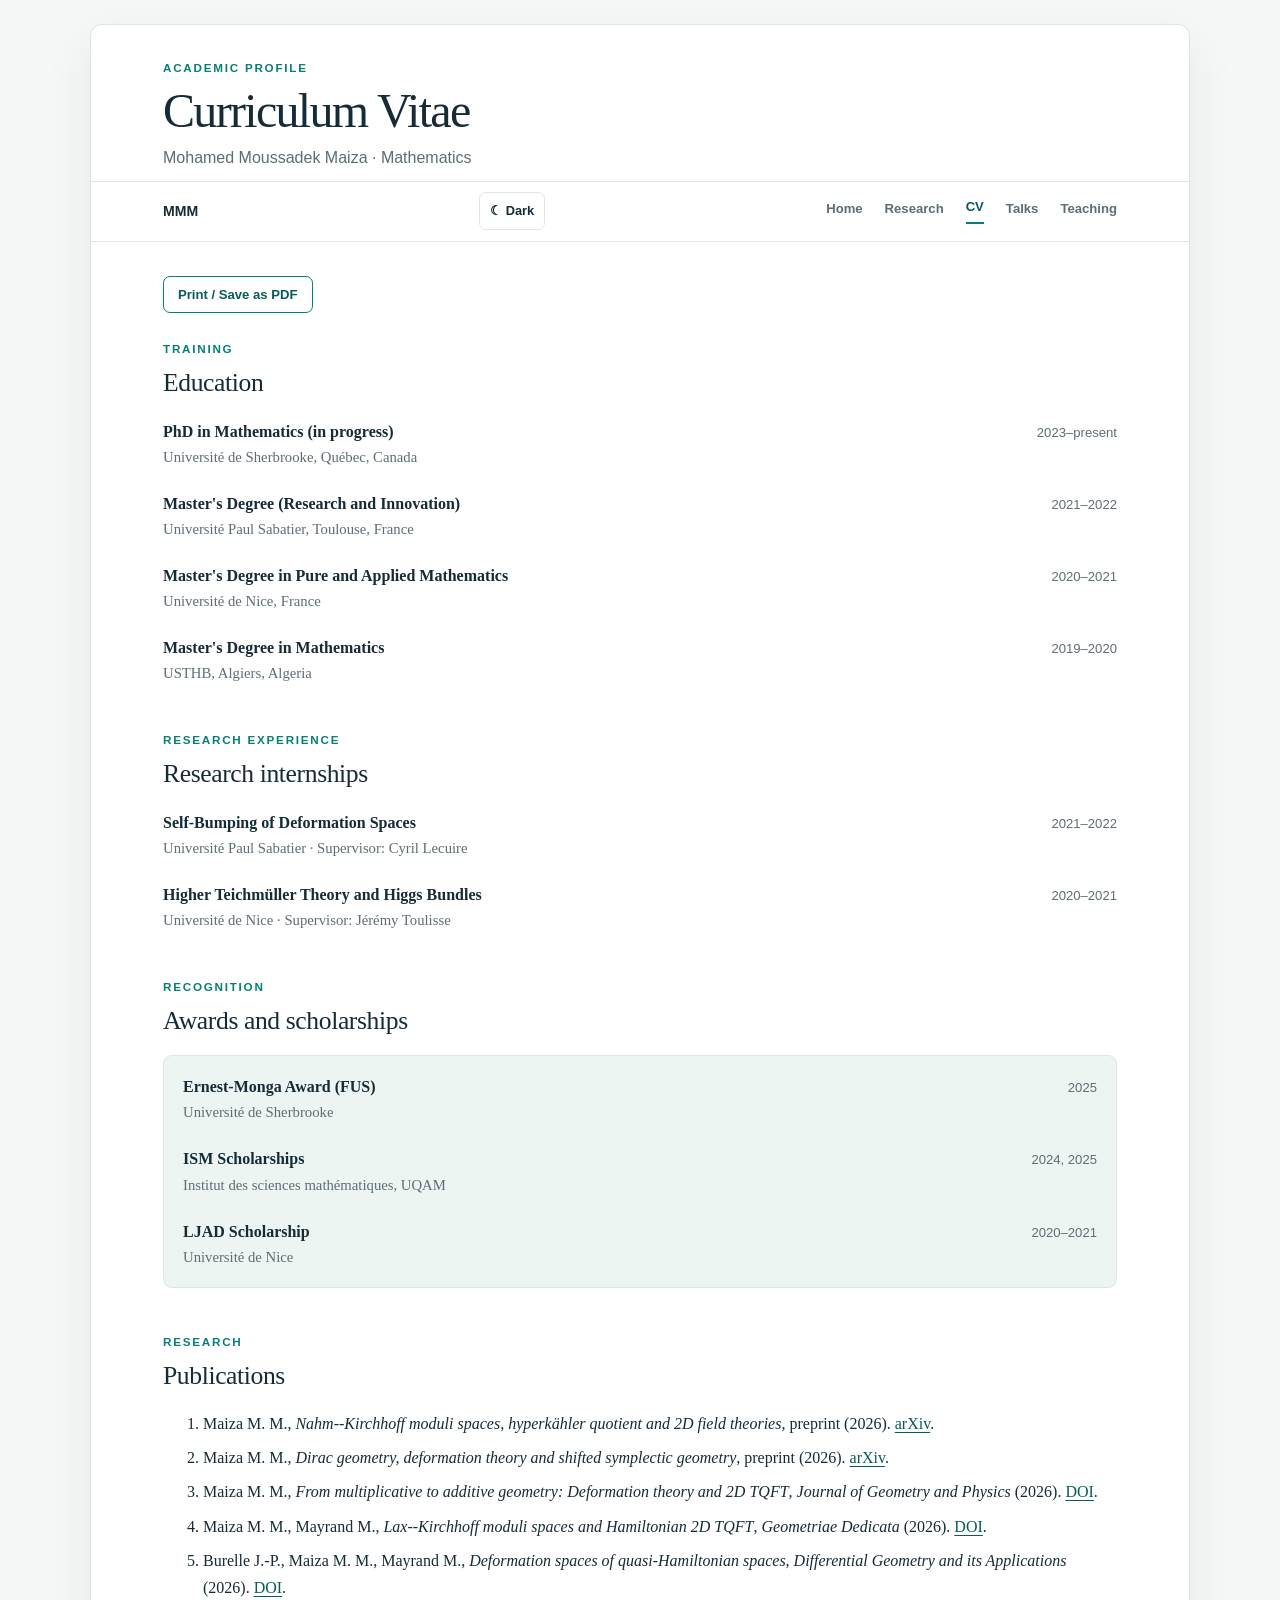
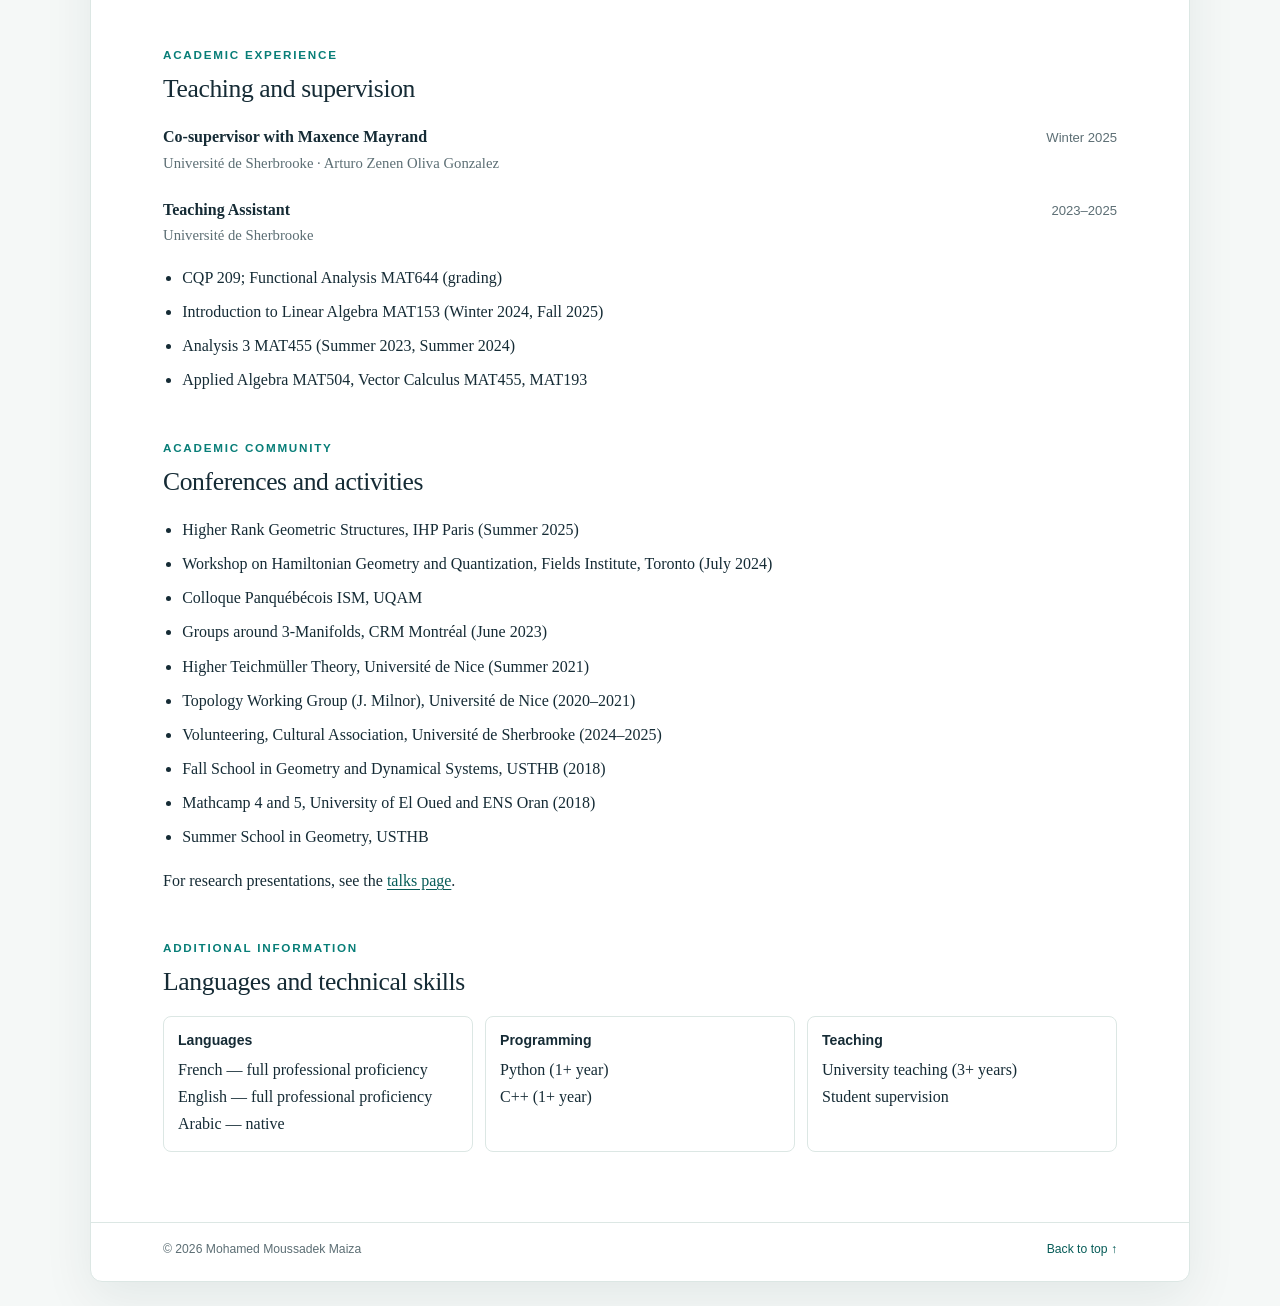
<file: Cv.html>
<!DOCTYPE html>
<html lang="en">
<head>
    <meta charset="UTF-8">
    <meta name="viewport" content="width=device-width, initial-scale=1.0">
    <meta name="theme-color" content="#f5f8f7">
    <title>Curriculum Vitae | Mohamed Moussadek Maiza</title>
    <meta name="description" content="Academic curriculum vitae of Mohamed Moussadek Maiza, doctoral researcher in mathematics at the Université de Sherbrooke.">
    <link rel="canonical" href="https://moussadekmohamedmaiza.github.io/Cv.html">
    <link rel="icon" type="image/svg+xml" href="favicon.svg">
    <link rel="stylesheet" href="site.css">
    <script src="site.js" defer></script>
</head>
<body id="top">
<a class="skip-link" href="#main-content">Skip to content</a>
<div class="site-shell">
    <header class="site-header">
        <p class="eyebrow">Academic profile</p>
        <h1>Curriculum Vitae</h1>
        <p class="subtitle">Mohamed Moussadek Maiza · Mathematics</p>
    </header>
    <div class="topbar">
        <a class="brand" href="index.html" aria-label="Mohamed Moussadek Maiza, home">MMM</a>
        <div class="topbar-tools">
            <button class="menu-button" type="button" data-menu-toggle aria-expanded="false" aria-controls="main-nav">Menu</button>
            <button class="icon-button" type="button" data-theme-toggle aria-label="Switch to dark theme" aria-pressed="false">☾ Dark</button>
        </div>
        <nav class="nav-panel" id="main-nav" data-menu aria-label="Main navigation">
            <ul>
                <li><a href="index.html">Home</a></li><li><a href="Research.html">Research</a></li>
                <li><a href="Cv.html" aria-current="page">CV</a></li><li><a href="Talks.html">Talks</a></li><li><a href="Teaching.html">Teaching</a></li>
            </ul>
        </nav>
    </div>
    <main id="main-content">
        <div class="actions cv-actions"><button class="button secondary" type="button" data-print>Print / Save as PDF</button></div>
        <section>
            <p class="section-kicker">Training</p><h2>Education</h2>
            <div class="item"><div class="item-header"><div class="item-title">PhD in Mathematics (in progress)</div><div class="item-date">2023–present</div></div><div class="item-subtitle">Université de Sherbrooke, Québec, Canada</div></div>
            <div class="item"><div class="item-header"><div class="item-title">Master's Degree (Research and Innovation)</div><div class="item-date">2021–2022</div></div><div class="item-subtitle">Université Paul Sabatier, Toulouse, France</div></div>
            <div class="item"><div class="item-header"><div class="item-title">Master's Degree in Pure and Applied Mathematics</div><div class="item-date">2020–2021</div></div><div class="item-subtitle">Université de Nice, France</div></div>
            <div class="item"><div class="item-header"><div class="item-title">Master's Degree in Mathematics</div><div class="item-date">2019–2020</div></div><div class="item-subtitle">USTHB, Algiers, Algeria</div></div>
        </section>
        <section>
            <p class="section-kicker">Research experience</p><h2>Research internships</h2>
            <div class="item"><div class="item-header"><div class="item-title">Self-Bumping of Deformation Spaces</div><div class="item-date">2021–2022</div></div><div class="item-subtitle">Université Paul Sabatier · Supervisor: Cyril Lecuire</div></div>
            <div class="item"><div class="item-header"><div class="item-title">Higher Teichmüller Theory and Higgs Bundles</div><div class="item-date">2020–2021</div></div><div class="item-subtitle">Université de Nice · Supervisor: Jérémy Toulisse</div></div>
        </section>
        <section>
            <p class="section-kicker">Recognition</p><h2>Awards and scholarships</h2>
            <div class="highlight-box">
                <div class="item"><div class="item-header"><div class="item-title">Ernest-Monga Award (FUS)</div><div class="item-date">2025</div></div><div class="item-subtitle">Université de Sherbrooke</div></div>
                <div class="item"><div class="item-header"><div class="item-title">ISM Scholarships</div><div class="item-date">2024, 2025</div></div><div class="item-subtitle">Institut des sciences mathématiques, UQAM</div></div>
                <div class="item"><div class="item-header"><div class="item-title">LJAD Scholarship</div><div class="item-date">2020–2021</div></div><div class="item-subtitle">Université de Nice</div></div>
            </div>
        </section>
        <section>
            <p class="section-kicker">Research</p><h2>Publications</h2>
            <ol>
                <li>Maiza M. M., <i>Nahm--Kirchhoff moduli spaces, hyperkähler quotient and 2D field theories</i>, preprint (2026). <a href="https://arxiv.org/abs/2610.03384">arXiv</a>.</li>
                <li>Maiza M. M., <i>Dirac geometry, deformation theory and shifted symplectic geometry</i>, preprint (2026). <a href="https://arxiv.org/abs/2607.23826">arXiv</a>.</li>
                <li>Maiza M. M., <i>From multiplicative to additive geometry: Deformation theory and 2D TQFT</i>, <i>Journal of Geometry and Physics</i> (2026). <a href="https://doi.org/10.1016/j.geomphys.2026.105940">DOI</a>.</li>
                <li>Maiza M. M., Mayrand M., <i>Lax--Kirchhoff moduli spaces and Hamiltonian 2D TQFT</i>, <i>Geometriae Dedicata</i> (2026). <a href="https://doi.org/10.1007/s10711-026-01105-x">DOI</a>.</li>
                <li>Burelle J.-P., Maiza M. M., Mayrand M., <i>Deformation spaces of quasi-Hamiltonian spaces</i>, <i>Differential Geometry and its Applications</i> (2026). <a href="https://doi.org/10.1016/j.difgeo.2026.102371">DOI</a>.</li>
            </ol>
        </section>
        <section>
            <p class="section-kicker">Academic experience</p><h2>Teaching and supervision</h2>
            <div class="item"><div class="item-header"><div class="item-title">Co-supervisor with Maxence Mayrand</div><div class="item-date">Winter 2025</div></div><div class="item-subtitle">Université de Sherbrooke · Arturo Zenen Oliva Gonzalez</div></div>
            <div class="item"><div class="item-header"><div class="item-title">Teaching Assistant</div><div class="item-date">2023–2025</div></div><div class="item-subtitle">Université de Sherbrooke</div><ul><li>CQP 209; Functional Analysis MAT644 (grading)</li><li>Introduction to Linear Algebra MAT153 (Winter 2024, Fall 2025)</li><li>Analysis 3 MAT455 (Summer 2023, Summer 2024)</li><li>Applied Algebra MAT504, Vector Calculus MAT455, MAT193</li></ul></div>
        </section>
        <section>
            <p class="section-kicker">Academic community</p><h2>Conferences and activities</h2>
            <ul>
                <li>Higher Rank Geometric Structures, IHP Paris (Summer 2025)</li>
                <li>Workshop on Hamiltonian Geometry and Quantization, Fields Institute, Toronto (July 2024)</li>
                <li>Colloque Panquébécois ISM, UQAM</li>
                <li>Groups around 3-Manifolds, CRM Montréal (June 2023)</li>
                <li>Higher Teichmüller Theory, Université de Nice (Summer 2021)</li>
                <li>Topology Working Group (J. Milnor), Université de Nice (2020–2021)</li>
                <li>Volunteering, Cultural Association, Université de Sherbrooke (2024–2025)</li>
                <li>Fall School in Geometry and Dynamical Systems, USTHB (2018)</li>
                <li>Mathcamp 4 and 5, University of El Oued and ENS Oran (2018)</li>
                <li>Summer School in Geometry, USTHB</li>
            </ul>
            <p>For research presentations, see the <a href="Talks.html">talks page</a>.</p>
        </section>
        <section>
            <p class="section-kicker">Additional information</p><h2>Languages and technical skills</h2>
            <div class="skills-grid">
                <div class="skill-category"><div class="skill-category-title">Languages</div><div>French — full professional proficiency</div><div>English — full professional proficiency</div><div>Arabic — native</div></div>
                <div class="skill-category"><div class="skill-category-title">Programming</div><div>Python (1+ year)</div><div>C++ (1+ year)</div></div>
                <div class="skill-category"><div class="skill-category-title">Teaching</div><div>University teaching (3+ years)</div><div>Student supervision</div></div>
            </div>
        </section>
    </main>
    <footer><p>© <span data-year>2026</span> Mohamed Moussadek Maiza</p><a class="back-to-top" href="#top">Back to top ↑</a></footer>
</div>
</body>
</html>
</file>
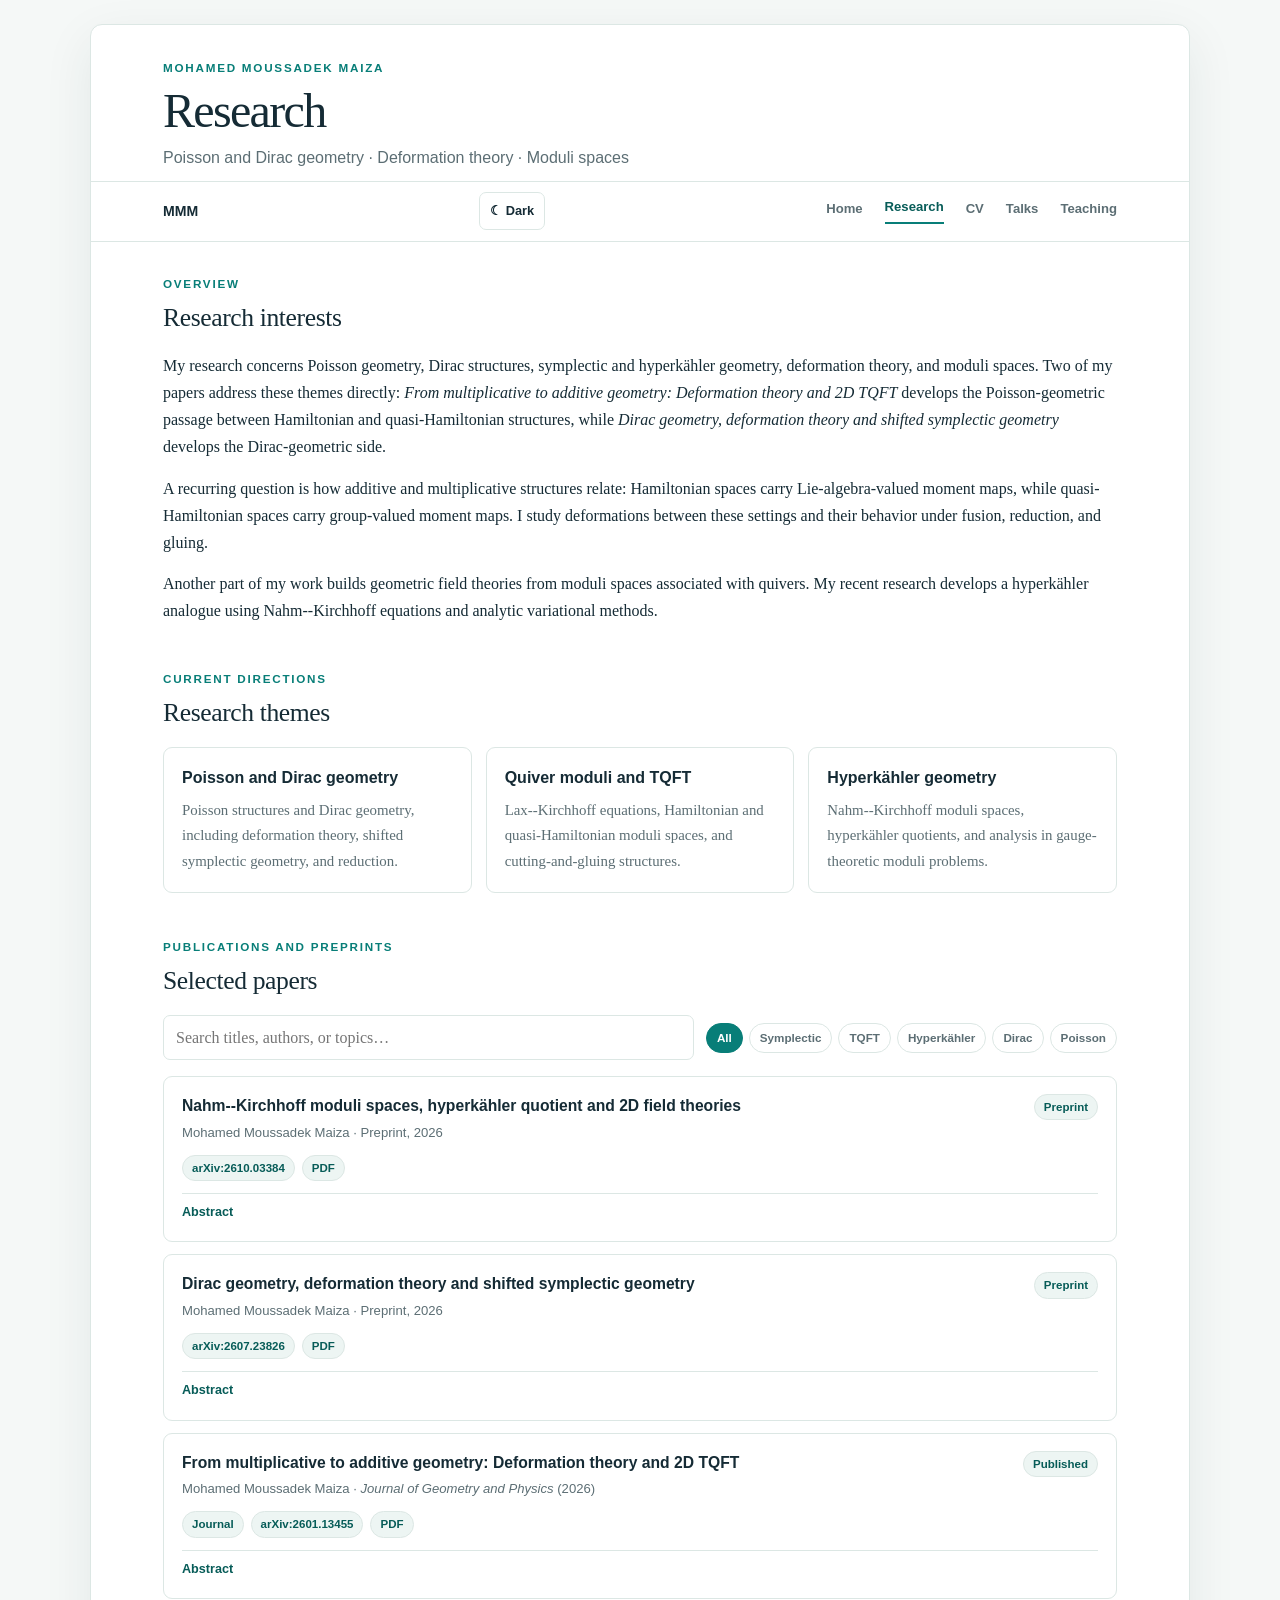
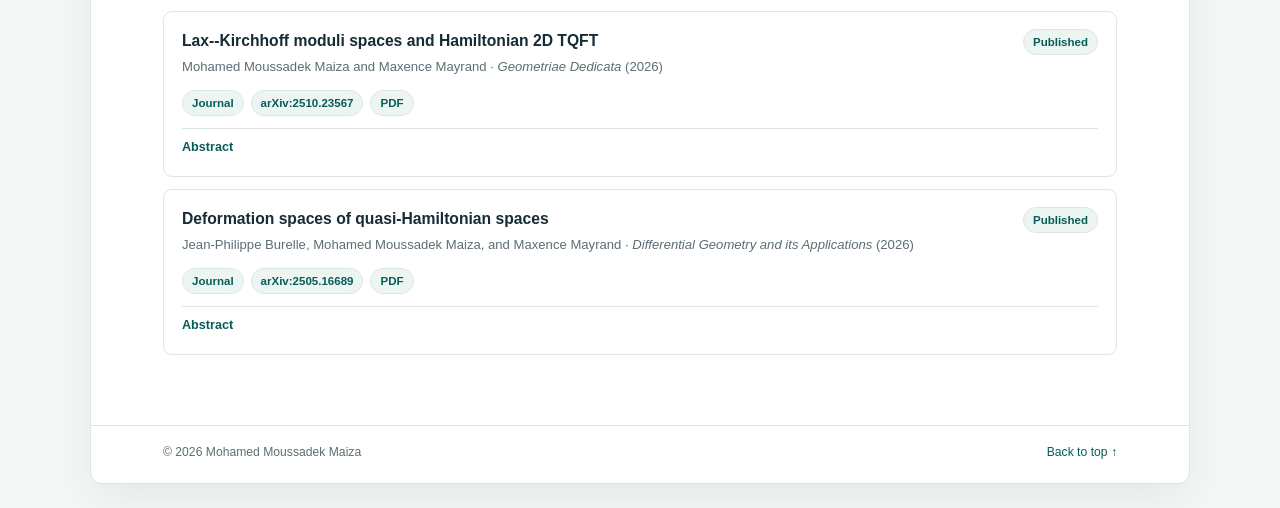
<file: Research.html>
<!DOCTYPE html>
<html lang="en">
<head>
    <meta charset="UTF-8">
    <meta name="viewport" content="width=device-width, initial-scale=1.0">
    <meta name="theme-color" content="#f5f8f7">
    <title>Research | Mohamed Moussadek Maiza</title>
    <meta name="description" content="Research and publications of Mohamed Moussadek Maiza in Poisson and Dirac geometry, symplectic and hyperkähler geometry, deformation theory, quiver moduli, and geometric field theories.">
    <link rel="canonical" href="https://moussadekmohamedmaiza.github.io/Research.html">
    <link rel="icon" type="image/svg+xml" href="favicon.svg">
    <link rel="stylesheet" href="site.css">
    <script src="site.js" defer></script>
</head>
<body id="top">
<a class="skip-link" href="#main-content">Skip to content</a>
<div class="site-shell">
    <header class="site-header">
        <p class="eyebrow">Mohamed Moussadek Maiza</p>
        <h1>Research</h1>
        <p class="subtitle">Poisson and Dirac geometry · Deformation theory · Moduli spaces</p>
    </header>
    <div class="topbar">
        <a class="brand" href="index.html" aria-label="Mohamed Moussadek Maiza, home">MMM</a>
        <div class="topbar-tools">
            <button class="menu-button" type="button" data-menu-toggle aria-expanded="false" aria-controls="main-nav">Menu</button>
            <button class="icon-button" type="button" data-theme-toggle aria-label="Switch to dark theme" aria-pressed="false">☾ Dark</button>
        </div>
        <nav class="nav-panel" id="main-nav" data-menu aria-label="Main navigation">
            <ul>
                <li><a href="index.html">Home</a></li><li><a href="Research.html" aria-current="page">Research</a></li>
                <li><a href="Cv.html">CV</a></li><li><a href="Talks.html">Talks</a></li><li><a href="Teaching.html">Teaching</a></li>
            </ul>
        </nav>
    </div>
    <main id="main-content">
        <section>
            <p class="section-kicker">Overview</p>
            <h2>Research interests</h2>
            <p>My research concerns Poisson geometry, Dirac structures, symplectic and hyperkähler geometry, deformation theory, and moduli spaces. Two of my papers address these themes directly: <i>From multiplicative to additive geometry: Deformation theory and 2D TQFT</i> develops the Poisson-geometric passage between Hamiltonian and quasi-Hamiltonian structures, while <i>Dirac geometry, deformation theory and shifted symplectic geometry</i> develops the Dirac-geometric side.</p>
            <p>A recurring question is how additive and multiplicative structures relate: Hamiltonian spaces carry Lie-algebra-valued moment maps, while quasi-Hamiltonian spaces carry group-valued moment maps. I study deformations between these settings and their behavior under fusion, reduction, and gluing.</p>
            <p>Another part of my work builds geometric field theories from moduli spaces associated with quivers. My recent research develops a hyperkähler analogue using Nahm--Kirchhoff equations and analytic variational methods.</p>
        </section>

        <section>
            <p class="section-kicker">Current directions</p>
            <h2>Research themes</h2>
            <div class="research-grid">
                <article class="research-card"><h3>Poisson and Dirac geometry</h3><p>Poisson structures and Dirac geometry, including deformation theory, shifted symplectic geometry, and reduction.</p></article>
                <article class="research-card"><h3>Quiver moduli and TQFT</h3><p>Lax--Kirchhoff equations, Hamiltonian and quasi-Hamiltonian moduli spaces, and cutting-and-gluing structures.</p></article>
                <article class="research-card"><h3>Hyperkähler geometry</h3><p>Nahm--Kirchhoff moduli spaces, hyperkähler quotients, and analysis in gauge-theoretic moduli problems.</p></article>
            </div>
        </section>

        <section id="papers">
            <p class="section-kicker">Publications and preprints</p>
            <h2>Selected papers</h2>
            <div class="filter-bar" role="search">
                <label class="visually-hidden" for="paper-search">Search papers</label>
                <input class="search-input" id="paper-search" type="search" placeholder="Search titles, authors, or topics…" data-paper-search>
                <div class="filter-buttons" role="group" aria-label="Filter papers by topic">
                    <button class="filter-button" type="button" data-filter="all" aria-pressed="true">All</button>
                    <button class="filter-button" type="button" data-filter="symplectic" aria-pressed="false">Symplectic</button>
                    <button class="filter-button" type="button" data-filter="tqft" aria-pressed="false">TQFT</button>
                    <button class="filter-button" type="button" data-filter="hyperkahler" aria-pressed="false">Hyperkähler</button>
                    <button class="filter-button" type="button" data-filter="dirac" aria-pressed="false">Dirac</button>
                    <button class="filter-button" type="button" data-filter="poisson" aria-pressed="false">Poisson</button>
                </div>
            </div>
            <div class="paper-list" aria-live="polite">
                <article class="paper" data-paper data-tags="hyperkahler tqft symplectic" data-search="Nahm Kirchhoff moduli spaces hyperkahler quotient field theories Donaldson quiver">
                    <div class="paper-top"><div><h3 class="paper-title">Nahm--Kirchhoff moduli spaces, hyperkähler quotient and 2D field theories</h3><p class="paper-meta">Mohamed Moussadek Maiza · Preprint, 2026</p></div><span class="tag">Preprint</span></div>
                    <div class="paper-links"><a href="https://arxiv.org/abs/2610.03384" target="_blank" rel="noopener">arXiv:2610.03384</a><a href="https://arxiv.org/pdf/2610.03384" target="_blank" rel="noopener">PDF</a></div>
                    <details><summary>Abstract</summary><p class="abstract">This work develops hyperkähler moduli spaces associated with Nahm--Kirchhoff equations on quivers and studies their two-dimensional field-theoretic structure. Analytic and variational methods prove a quiver analogue of a Donaldson-type theorem.</p></details>
                </article>
                <article class="paper" data-paper data-tags="dirac poisson symplectic" data-search="Dirac geometry deformation theory shifted symplectic structures Poisson reduction groupoids">
                    <div class="paper-top"><div><h3 class="paper-title">Dirac geometry, deformation theory and shifted symplectic geometry</h3><p class="paper-meta">Mohamed Moussadek Maiza · Preprint, 2026</p></div><span class="tag">Preprint</span></div>
                    <div class="paper-links"><a href="https://arxiv.org/abs/2607.23826" target="_blank" rel="noopener">arXiv:2607.23826</a><a href="https://arxiv.org/pdf/2607.23826" target="_blank" rel="noopener">PDF</a></div>
                    <details><summary>Abstract</summary><p class="abstract">This work extends deformation methods to Dirac geometry and studies compatibility with reduction along strong Dirac maps, integration to quasi-symplectic groupoids, and Morita equivalence of Lie algebroids.</p></details>
                </article>
                <article class="paper" data-paper data-tags="symplectic tqft poisson" data-search="Poisson multiplicative additive geometry deformation theory two dimensional TQFT Hamiltonian quasi-Hamiltonian">
                    <div class="paper-top"><div><h3 class="paper-title">From multiplicative to additive geometry: Deformation theory and 2D TQFT</h3><p class="paper-meta">Mohamed Moussadek Maiza · <i>Journal of Geometry and Physics</i> (2026)</p></div><span class="tag">Published</span></div>
                    <div class="paper-links"><a href="https://doi.org/10.1016/j.geomphys.2026.105940" target="_blank" rel="noopener">Journal</a><a href="https://arxiv.org/abs/2601.13455" target="_blank" rel="noopener">arXiv:2601.13455</a><a href="https://arxiv.org/pdf/2601.13455" target="_blank" rel="noopener">PDF</a></div>
                    <details><summary>Abstract</summary><p class="abstract">This paper studies the Poisson-geometric transition between the multiplicative, group-valued setting of quasi-Hamiltonian spaces and the additive, Lie-algebra-valued setting of Hamiltonian spaces. It constructs deformations between these geometries and relates them to moduli spaces and two-dimensional field theories.</p></details>
                </article>
                <article class="paper" data-paper data-tags="symplectic tqft" data-search="Lax Kirchhoff moduli spaces Hamiltonian quivers 2D TQFT cutting gluing Mayrand">
                    <div class="paper-top"><div><h3 class="paper-title">Lax--Kirchhoff moduli spaces and Hamiltonian 2D TQFT</h3><p class="paper-meta">Mohamed Moussadek Maiza and Maxence Mayrand · <i>Geometriae Dedicata</i> (2026)</p></div><span class="tag">Published</span></div>
                    <div class="paper-links"><a href="https://doi.org/10.1007/s10711-026-01105-x" target="_blank" rel="noopener">Journal</a><a href="https://arxiv.org/abs/2510.23567" target="_blank" rel="noopener">arXiv:2510.23567</a><a href="https://arxiv.org/pdf/2510.23567" target="_blank" rel="noopener">PDF</a></div>
                    <details><summary>Abstract</summary><p class="abstract">The paper constructs symplectic moduli spaces associated with Lax equations on quivers and Kirchhoff conditions at vertices. These spaces satisfy cutting and gluing laws and define a two-dimensional Hamiltonian TQFT.</p></details>
                </article>
                <article class="paper" data-paper data-tags="symplectic" data-search="deformation spaces quasi-Hamiltonian Hamiltonian Burelle Mayrand">
                    <div class="paper-top"><div><h3 class="paper-title">Deformation spaces of quasi-Hamiltonian spaces</h3><p class="paper-meta">Jean-Philippe Burelle, Mohamed Moussadek Maiza, and Maxence Mayrand · <i>Differential Geometry and its Applications</i> (2026)</p></div><span class="tag">Published</span></div>
                    <div class="paper-links"><a href="https://doi.org/10.1016/j.difgeo.2026.102371" target="_blank" rel="noopener">Journal</a><a href="https://arxiv.org/abs/2505.16689" target="_blank" rel="noopener">arXiv:2505.16689</a><a href="https://arxiv.org/pdf/2505.16689" target="_blank" rel="noopener">PDF</a></div>
                    <details><summary>Abstract</summary><p class="abstract">This joint work constructs smooth deformations from quasi-Hamiltonian to Hamiltonian spaces, including deformations of the double, conjugacy classes near the identity, and moduli spaces of flat connections. Under suitable regularity assumptions, the construction is compatible with fusion and reduction.</p></details>
                </article>
            </div>
            <p class="empty-state" data-empty-state>No papers match this search. Try another term or topic.</p>
        </section>
    </main>
    <footer><p>© <span data-year>2026</span> Mohamed Moussadek Maiza</p><a class="back-to-top" href="#top">Back to top ↑</a></footer>
</div>
</body>
</html>
</file>
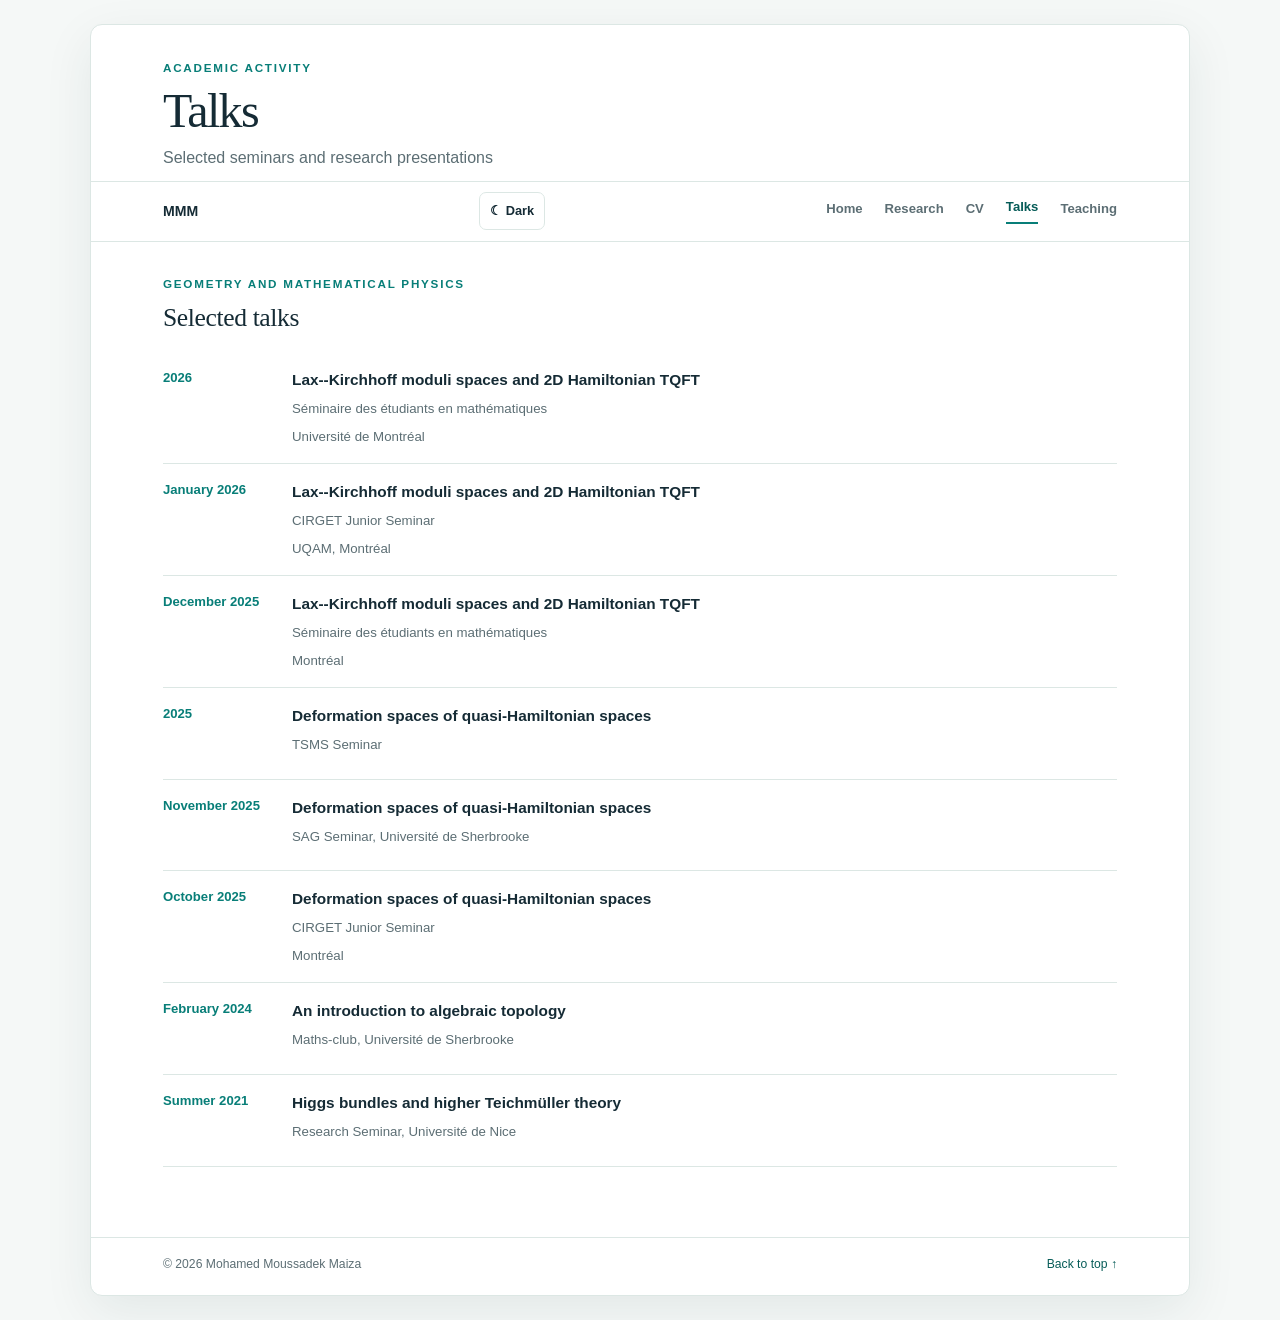
<file: Talks.html>
<!DOCTYPE html>
<html lang="en">
<head>
    <meta charset="UTF-8">
    <meta name="viewport" content="width=device-width, initial-scale=1.0">
    <meta name="theme-color" content="#f5f8f7">
    <title>Talks | Mohamed Moussadek Maiza</title>
    <meta name="description" content="Selected research talks by Mohamed Moussadek Maiza in symplectic geometry, deformation theory, quiver moduli, and TQFT.">
    <link rel="canonical" href="https://moussadekmohamedmaiza.github.io/Talks.html">
    <link rel="icon" type="image/svg+xml" href="favicon.svg">
    <link rel="stylesheet" href="site.css">
    <script src="site.js" defer></script>
</head>
<body id="top">
<a class="skip-link" href="#main-content">Skip to content</a>
<div class="site-shell">
    <header class="site-header"><p class="eyebrow">Academic activity</p><h1>Talks</h1><p class="subtitle">Selected seminars and research presentations</p></header>
    <div class="topbar">
        <a class="brand" href="index.html" aria-label="Mohamed Moussadek Maiza, home">MMM</a>
        <div class="topbar-tools"><button class="menu-button" type="button" data-menu-toggle aria-expanded="false" aria-controls="main-nav">Menu</button><button class="icon-button" type="button" data-theme-toggle aria-label="Switch to dark theme" aria-pressed="false">☾ Dark</button></div>
        <nav class="nav-panel" id="main-nav" data-menu aria-label="Main navigation"><ul>
            <li><a href="index.html">Home</a></li><li><a href="Research.html">Research</a></li><li><a href="Cv.html">CV</a></li><li><a href="Talks.html" aria-current="page">Talks</a></li><li><a href="Teaching.html">Teaching</a></li>
        </ul></nav>
    </div>
    <main id="main-content">
        <section><p class="section-kicker">Geometry and mathematical physics</p><h2>Selected talks</h2>
            <article class="talk-item"><div class="talk-date">2026</div><h3 class="talk-title">Lax--Kirchhoff moduli spaces and 2D Hamiltonian TQFT</h3><div class="talk-event">Séminaire des étudiants en mathématiques</div><div class="talk-location">Université de Montréal</div></article>
            <article class="talk-item"><div class="talk-date">January 2026</div><h3 class="talk-title">Lax--Kirchhoff moduli spaces and 2D Hamiltonian TQFT</h3><div class="talk-event">CIRGET Junior Seminar</div><div class="talk-location">UQAM, Montréal</div></article>
            <article class="talk-item"><div class="talk-date">December 2025</div><h3 class="talk-title">Lax--Kirchhoff moduli spaces and 2D Hamiltonian TQFT</h3><div class="talk-event">Séminaire des étudiants en mathématiques</div><div class="talk-location">Montréal</div></article>
            <article class="talk-item"><div class="talk-date">2025</div><h3 class="talk-title">Deformation spaces of quasi-Hamiltonian spaces</h3><div class="talk-event">TSMS Seminar</div></article>
            <article class="talk-item"><div class="talk-date">November 2025</div><h3 class="talk-title">Deformation spaces of quasi-Hamiltonian spaces</h3><div class="talk-event">SAG Seminar, Université de Sherbrooke</div></article>
            <article class="talk-item"><div class="talk-date">October 2025</div><h3 class="talk-title">Deformation spaces of quasi-Hamiltonian spaces</h3><div class="talk-event">CIRGET Junior Seminar</div><div class="talk-location">Montréal</div></article>
            <article class="talk-item"><div class="talk-date">February 2024</div><h3 class="talk-title">An introduction to algebraic topology</h3><div class="talk-event">Maths-club, Université de Sherbrooke</div></article>
            <article class="talk-item"><div class="talk-date">Summer 2021</div><h3 class="talk-title">Higgs bundles and higher Teichmüller theory</h3><div class="talk-event">Research Seminar, Université de Nice</div></article>
        </section>
    </main>
    <footer><p>© <span data-year>2026</span> Mohamed Moussadek Maiza</p><a class="back-to-top" href="#top">Back to top ↑</a></footer>
</div>
</body>
</html>
</file>
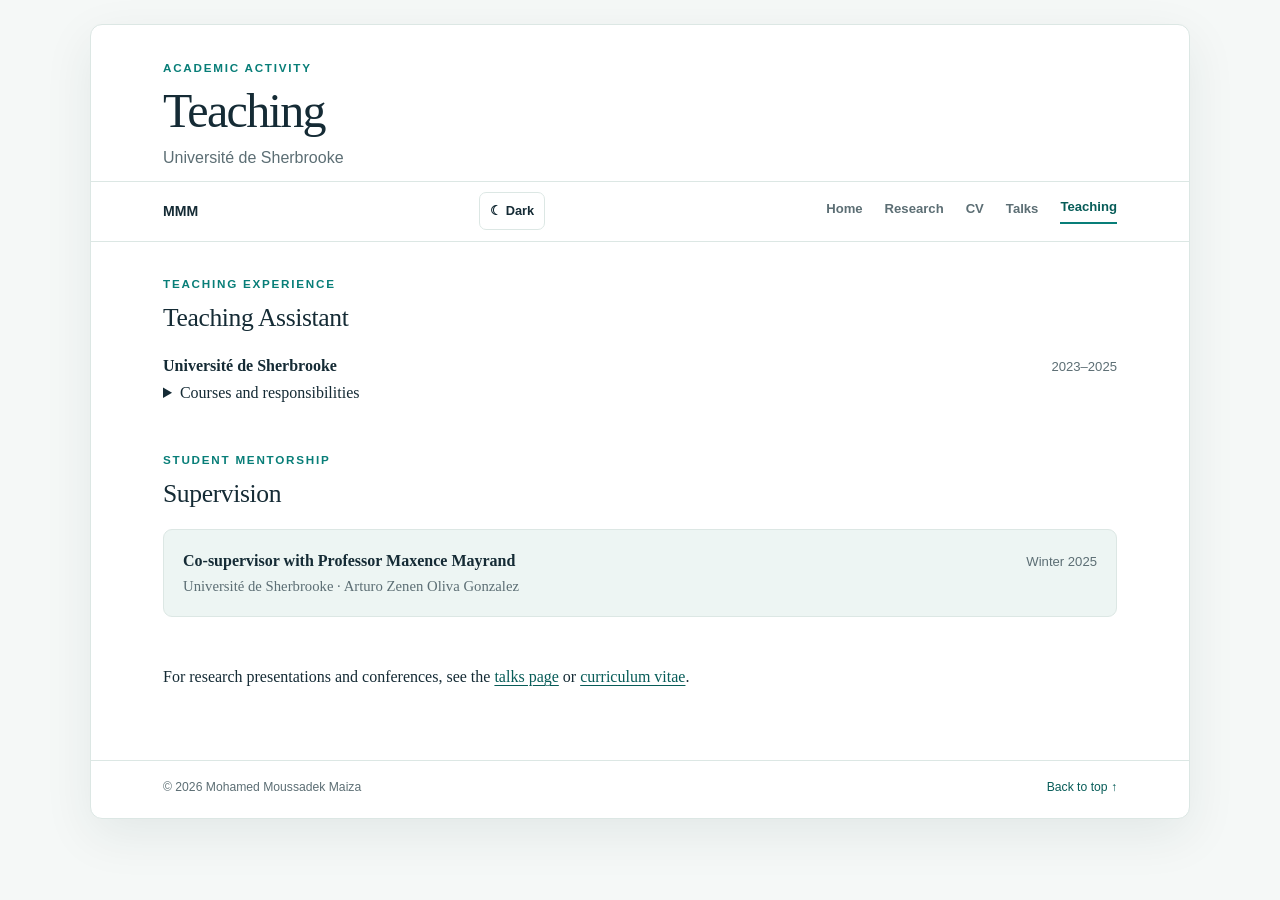
<file: Teaching.html>
<!DOCTYPE html>
<html lang="en">
<head>
    <meta charset="UTF-8">
    <meta name="viewport" content="width=device-width, initial-scale=1.0">
    <meta name="theme-color" content="#f5f8f7">
    <title>Teaching | Mohamed Moussadek Maiza</title>
    <meta name="description" content="Teaching and student supervision experience of Mohamed Moussadek Maiza at the Université de Sherbrooke.">
    <link rel="canonical" href="https://moussadekmohamedmaiza.github.io/Teaching.html">
    <link rel="icon" type="image/svg+xml" href="favicon.svg">
    <link rel="stylesheet" href="site.css">
    <script src="site.js" defer></script>
</head>
<body id="top">
<a class="skip-link" href="#main-content">Skip to content</a>
<div class="site-shell">
    <header class="site-header"><p class="eyebrow">Academic activity</p><h1>Teaching</h1><p class="subtitle">Université de Sherbrooke</p></header>
    <div class="topbar">
        <a class="brand" href="index.html" aria-label="Mohamed Moussadek Maiza, home">MMM</a>
        <div class="topbar-tools"><button class="menu-button" type="button" data-menu-toggle aria-expanded="false" aria-controls="main-nav">Menu</button><button class="icon-button" type="button" data-theme-toggle aria-label="Switch to dark theme" aria-pressed="false">☾ Dark</button></div>
        <nav class="nav-panel" id="main-nav" data-menu aria-label="Main navigation"><ul>
            <li><a href="index.html">Home</a></li><li><a href="Research.html">Research</a></li><li><a href="Cv.html">CV</a></li><li><a href="Talks.html">Talks</a></li><li><a href="Teaching.html" aria-current="page">Teaching</a></li>
        </ul></nav>
    </div>
    <main id="main-content">
        <section><p class="section-kicker">Teaching experience</p><h2>Teaching Assistant</h2>
            <div class="item"><div class="item-header"><div class="item-title">Université de Sherbrooke</div><div class="item-date">2023–2025</div></div>
                <details><summary>Courses and responsibilities</summary><ul><li>CQP 209</li><li>Functional Analysis MAT644 (grading)</li><li>Introduction to Linear Algebra MAT153 (Winter 2024, Fall 2025)</li><li>Analysis 3 MAT455 (Summer 2023, Summer 2024)</li><li>Applied Algebra MAT504, Vector Calculus MAT455, MAT193</li></ul></details>
            </div>
        </section>
        <section><p class="section-kicker">Student mentorship</p><h2>Supervision</h2>
            <div class="highlight-box"><div class="item-header"><div class="item-title">Co-supervisor with Professor Maxence Mayrand</div><div class="item-date">Winter 2025</div></div><div class="item-subtitle">Université de Sherbrooke · Arturo Zenen Oliva Gonzalez</div></div>
        </section>
        <section><p>For research presentations and conferences, see the <a href="Talks.html">talks page</a> or <a href="Cv.html">curriculum vitae</a>.</p></section>
    </main>
    <footer><p>© <span data-year>2026</span> Mohamed Moussadek Maiza</p><a class="back-to-top" href="#top">Back to top ↑</a></footer>
</div>
</body>
</html>
</file>
<file: site.css>
:root {
    color-scheme: light;
    --bg: #f5f8f7;
    --surface: #ffffff;
    --surface-soft: #edf5f3;
    --ink: #152b35;
    --muted: #5c6e74;
    --accent: #087e78;
    --accent-strong: #075c58;
    --border: #dce7e4;
    --shadow: 0 16px 50px rgba(19, 51, 54, .08);
    --serif: Georgia, "Times New Roman", serif;
    --sans: "Segoe UI", Arial, sans-serif;
}
:root[data-theme="dark"] {
    color-scheme: dark;
    --bg: #10191d;
    --surface: #172328;
    --surface-soft: #1e3032;
    --ink: #e8f0ee;
    --muted: #a7b7b6;
    --accent: #71d0c2;
    --accent-strong: #9be1d5;
    --border: #304347;
    --shadow: 0 16px 50px rgba(0, 0, 0, .18);
}
* { box-sizing: border-box; }
html { scroll-behavior: smooth; scroll-padding-top: 90px; }
body { margin: 0; background: var(--bg); color: var(--ink); font: 16px/1.7 var(--serif); transition: background-color .2s, color .2s; }
a { color: var(--accent-strong); text-decoration-thickness: 1px; text-underline-offset: 3px; }
a:hover { text-decoration-thickness: 2px; }
a:focus-visible, button:focus-visible, input:focus-visible, summary:focus-visible { outline: 3px solid #e3a541; outline-offset: 3px; }
.skip-link { position: absolute; z-index: 20; top: 8px; left: 8px; padding: 9px 12px; transform: translateY(-160%); border-radius: 6px; background: var(--accent); color: #fff; font: 650 .85rem/1.4 var(--sans); }
.skip-link:focus { position: fixed; transform: translateY(0); }
button, input { font: inherit; }
.site-shell { width: min(1100px, calc(100% - 32px)); margin: 24px auto; overflow: clip; background: var(--surface); border: 1px solid var(--border); border-radius: 12px; box-shadow: var(--shadow); }
.site-header { padding: 35px clamp(24px, 6vw, 72px) 10px; }
.eyebrow, .section-kicker { margin: 0 0 8px; color: var(--accent); font: 700 .73rem/1.45 var(--sans); letter-spacing: .15em; text-transform: uppercase; }
h1, h2, h3 { color: var(--ink); }
h1 { margin: 0 0 8px; font-size: clamp(2rem, 4vw, 3rem); line-height: 1.1; font-weight: 500; letter-spacing: -.035em; }
h2 { margin: 0 0 18px; font-size: clamp(1.35rem, 2vw, 1.65rem); line-height: 1.3; font-weight: 500; letter-spacing: -.015em; }
h3 { margin: 0 0 9px; font: 650 1rem/1.45 var(--sans); }
p { margin: 0 0 14px; }
.subtitle { margin: 0; color: var(--muted); font: 1rem/1.55 var(--sans); }
.topbar { position: sticky; z-index: 10; top: 0; display: flex; justify-content: space-between; align-items: center; gap: 16px; padding: 10px clamp(24px, 6vw, 72px); border-top: 1px solid var(--border); border-bottom: 1px solid var(--border); background: color-mix(in srgb, var(--surface) 92%, transparent); backdrop-filter: blur(12px); }
.brand { color: var(--ink); font: 650 .88rem/1.3 var(--sans); text-decoration: none; white-space: nowrap; }
.topbar-tools { display: flex; align-items: center; gap: 10px; }
.nav-panel ul { display: flex; flex-wrap: wrap; gap: 4px 22px; align-items: center; margin: 0; padding: 0; list-style: none; }
.nav-panel a { color: var(--muted); font: 600 .82rem/1.5 var(--sans); text-decoration: none; }
.nav-panel a:hover, .nav-panel a[aria-current="page"] { color: var(--accent-strong); }
.nav-panel a[aria-current="page"]::after { display: block; height: 2px; margin-top: 3px; background: var(--accent); content: ""; }
.icon-button, .menu-button { display: inline-grid; place-items: center; min-width: 38px; min-height: 38px; padding: 6px 10px; border: 1px solid var(--border); border-radius: 7px; background: var(--surface); color: var(--ink); font: 600 .8rem/1 var(--sans); cursor: pointer; }
.menu-button { display: none; }
main { padding: 34px clamp(24px, 6vw, 72px) 24px; }
section { margin: 0 0 46px; }
.hero { display: grid; grid-template-columns: minmax(0, 1fr) 190px; gap: 42px; align-items: center; padding: 24px 0 42px; }
.hero-copy { min-width: 0; }
.profile-image { display: block; width: 190px; height: 225px; object-fit: cover; object-position: center 28%; border: 1px solid var(--border); border-radius: 9px; box-shadow: 12px 12px 0 var(--surface-soft); }
.title { margin: 0 0 4px; color: var(--accent-strong); font: 650 1.04rem/1.5 var(--sans); }
.affiliation { margin: 0 0 20px; color: var(--muted); font: .9rem/1.5 var(--sans); }
.intro { max-width: 730px; color: var(--ink); }
.intro p { margin-bottom: 12px; }
.status { display: inline-flex; align-items: center; gap: 8px; margin-top: 4px; padding: 7px 11px; border: 1px solid var(--border); border-radius: 99px; background: var(--surface-soft); color: var(--accent-strong); font: 650 .78rem/1.4 var(--sans); }
.status::before { width: 7px; height: 7px; border-radius: 50%; background: var(--accent); content: ""; }
.actions { display: flex; flex-wrap: wrap; gap: 10px; margin-top: 20px; }
.cv-actions { margin: 0 0 28px; }
.button { display: inline-flex; align-items: center; gap: 8px; padding: 9px 14px; border: 1px solid var(--accent); border-radius: 7px; background: var(--accent); color: #fff; font: 650 .82rem/1.35 var(--sans); text-decoration: none; transition: transform .16s, background-color .16s; }
:root[data-theme="dark"] .button { color: #10201f; }
.button:hover { transform: translateY(-1px); background: var(--accent-strong); color: var(--surface); }
.button.secondary { background: transparent; color: var(--accent-strong); }
.button.secondary:hover { background: var(--surface-soft); color: var(--accent-strong); }
.research-grid { display: grid; grid-template-columns: repeat(3, minmax(0, 1fr)); gap: 14px; }
.research-card { padding: 18px; border: 1px solid var(--border); border-radius: 9px; background: var(--surface); transition: transform .18s, box-shadow .18s, border-color .18s; }
.research-card:hover { transform: translateY(-3px); border-color: var(--accent); box-shadow: 0 9px 24px rgba(20, 72, 68, .08); }
.research-card p { margin: 0; color: var(--muted); font-size: .93rem; }
.highlight { padding: 19px 21px; border: 1px solid var(--border); border-left: 4px solid var(--accent); border-radius: 7px; background: var(--surface-soft); }
.highlight p:last-child { margin: 0; }
.contact-table { width: 100%; border-collapse: collapse; }
.contact-table td { padding: 7px 14px 7px 0; vertical-align: top; }
.contact-table td:first-child { width: 100px; color: var(--muted); font: 650 .83rem/1.7 var(--sans); }
.profiles { display: flex; flex-wrap: wrap; gap: 8px 19px; margin-top: 12px; font: 650 .82rem/1.6 var(--sans); }
.paper-list { display: grid; gap: 12px; }
.paper { padding: 17px 18px; border: 1px solid var(--border); border-radius: 9px; background: var(--surface); }
.paper[hidden] { display: none; }
.paper-top { display: flex; justify-content: space-between; gap: 14px; align-items: flex-start; }
.paper-title { margin: 0 0 5px; font: 650 .98rem/1.5 var(--sans); }
.paper-meta { margin: 0; color: var(--muted); font: .82rem/1.55 var(--sans); }
.paper-links { display: flex; flex-wrap: wrap; gap: 7px; margin: 12px 0 0; }
.paper-links a, .tag { display: inline-block; padding: 4px 9px; border: 1px solid var(--border); border-radius: 99px; background: var(--surface-soft); color: var(--accent-strong); font: 650 .72rem/1.4 var(--sans); text-decoration: none; }
.paper-links a:hover { border-color: var(--accent); }
.tags { display: flex; flex-wrap: wrap; gap: 6px; margin-top: 10px; }
.filter-bar { display: grid; grid-template-columns: minmax(180px, 1fr) auto; gap: 12px; align-items: center; margin-bottom: 16px; }
.search-input { width: 100%; min-height: 42px; padding: 8px 12px; border: 1px solid var(--border); border-radius: 7px; background: var(--surface); color: var(--ink); }
.filter-buttons { display: flex; flex-wrap: wrap; justify-content: flex-end; gap: 6px; }
.filter-button { padding: 7px 10px; border: 1px solid var(--border); border-radius: 99px; background: var(--surface); color: var(--muted); font: 650 .73rem/1.2 var(--sans); cursor: pointer; }
.filter-button[aria-pressed="true"] { border-color: var(--accent); background: var(--accent); color: #fff; }
:root[data-theme="dark"] .filter-button[aria-pressed="true"] { color: #10201f; }
.paper details { margin-top: 12px; border-top: 1px solid var(--border); }
.paper summary { display: inline-block; margin-top: 9px; color: var(--accent-strong); font: 650 .79rem/1.5 var(--sans); cursor: pointer; }
.abstract { margin-top: 9px; color: var(--muted); font-size: .94rem; }
.item { margin: 0 0 20px; }
.item-header { display: flex; justify-content: space-between; gap: 16px; align-items: baseline; }
.item-title { color: var(--ink); font-weight: 650; }
.item-date { flex: 0 0 auto; color: var(--muted); font: .82rem/1.5 var(--sans); }
.item-subtitle { color: var(--muted); font-size: .92rem; }
.highlight-box { padding: 17px 19px; border: 1px solid var(--border); border-radius: 9px; background: var(--surface-soft); }
.highlight-box .item:last-child { margin-bottom: 0; }
.skills-grid { display: grid; grid-template-columns: repeat(auto-fit, minmax(190px, 1fr)); gap: 12px; }
.skill-category { padding: 14px; border: 1px solid var(--border); border-radius: 8px; background: var(--surface); }
.skill-category-title { margin-bottom: 5px; font: 650 .88rem/1.4 var(--sans); }
.talk-item { display: grid; grid-template-columns: 112px 1fr; gap: 8px 17px; padding: 16px 0; border-bottom: 1px solid var(--border); }
.talk-date { grid-row: span 3; color: var(--accent); font: 700 .82rem/1.5 var(--sans); }
.talk-title { margin: 0; font: 650 .96rem/1.5 var(--sans); }
.talk-event, .talk-location { color: var(--muted); font: .83rem/1.5 var(--sans); }
ul { padding-left: 1.2em; }
li { margin-bottom: 7px; }
footer { display: flex; justify-content: space-between; gap: 14px; align-items: center; padding: 17px clamp(24px, 6vw, 72px) 22px; border-top: 1px solid var(--border); color: var(--muted); font: .76rem/1.5 var(--sans); }
footer p { margin: 0; }
.back-to-top { color: var(--accent-strong); text-decoration: none; }
.empty-state { display: none; padding: 20px; color: var(--muted); text-align: center; }
.visually-hidden { position: absolute; width: 1px; height: 1px; padding: 0; margin: -1px; overflow: hidden; clip: rect(0, 0, 0, 0); white-space: nowrap; border: 0; }
@media (max-width: 820px) {
    .research-grid { grid-template-columns: 1fr; }
    .topbar { flex-wrap: wrap; }
    .topbar-tools { margin-left: auto; }
    .menu-button { display: inline-grid; }
    .nav-panel { display: none; flex-basis: 100%; padding: 8px 0 2px; }
    .nav-panel.is-open { display: block; }
    .nav-panel ul { display: grid; grid-template-columns: repeat(2, minmax(0, 1fr)); gap: 7px 18px; }
    .nav-panel a { display: block; padding: 6px 0; }
    .nav-panel a[aria-current="page"]::after { display: none; }
    .filter-bar { grid-template-columns: 1fr; }
    .filter-buttons { justify-content: flex-start; }
}
@media (max-width: 560px) {
    .site-shell { width: min(100% - 14px, 520px); margin: 7px auto; border-radius: 9px; }
    .site-header { padding-top: 25px; }
    main { padding-top: 24px; }
    .hero { grid-template-columns: 1fr; gap: 23px; padding: 15px 0 32px; }
    .profile-image { grid-row: 1; width: 126px; height: 145px; }
    .paper-top { display: block; }
    .talk-item { grid-template-columns: 1fr; gap: 2px; }
    .talk-date { grid-row: auto; margin-bottom: 3px; }
    .item-header { align-items: flex-start; flex-direction: column; gap: 2px; }
    .contact-table td:first-child { width: 75px; }
    footer { align-items: flex-start; flex-direction: column; }
}
@media (prefers-reduced-motion: reduce) {
    *, *::before, *::after { scroll-behavior: auto !important; transition-duration: .01ms !important; animation-duration: .01ms !important; }
}
@media print {
    body { background: #fff; color: #111; }
    .site-shell { width: 100%; margin: 0; border: 0; border-radius: 0; box-shadow: none; }
    .topbar, .actions, .filter-bar, .back-to-top { display: none !important; }
    .paper details { display: none; }
    a { color: #111; }
}
</file>
